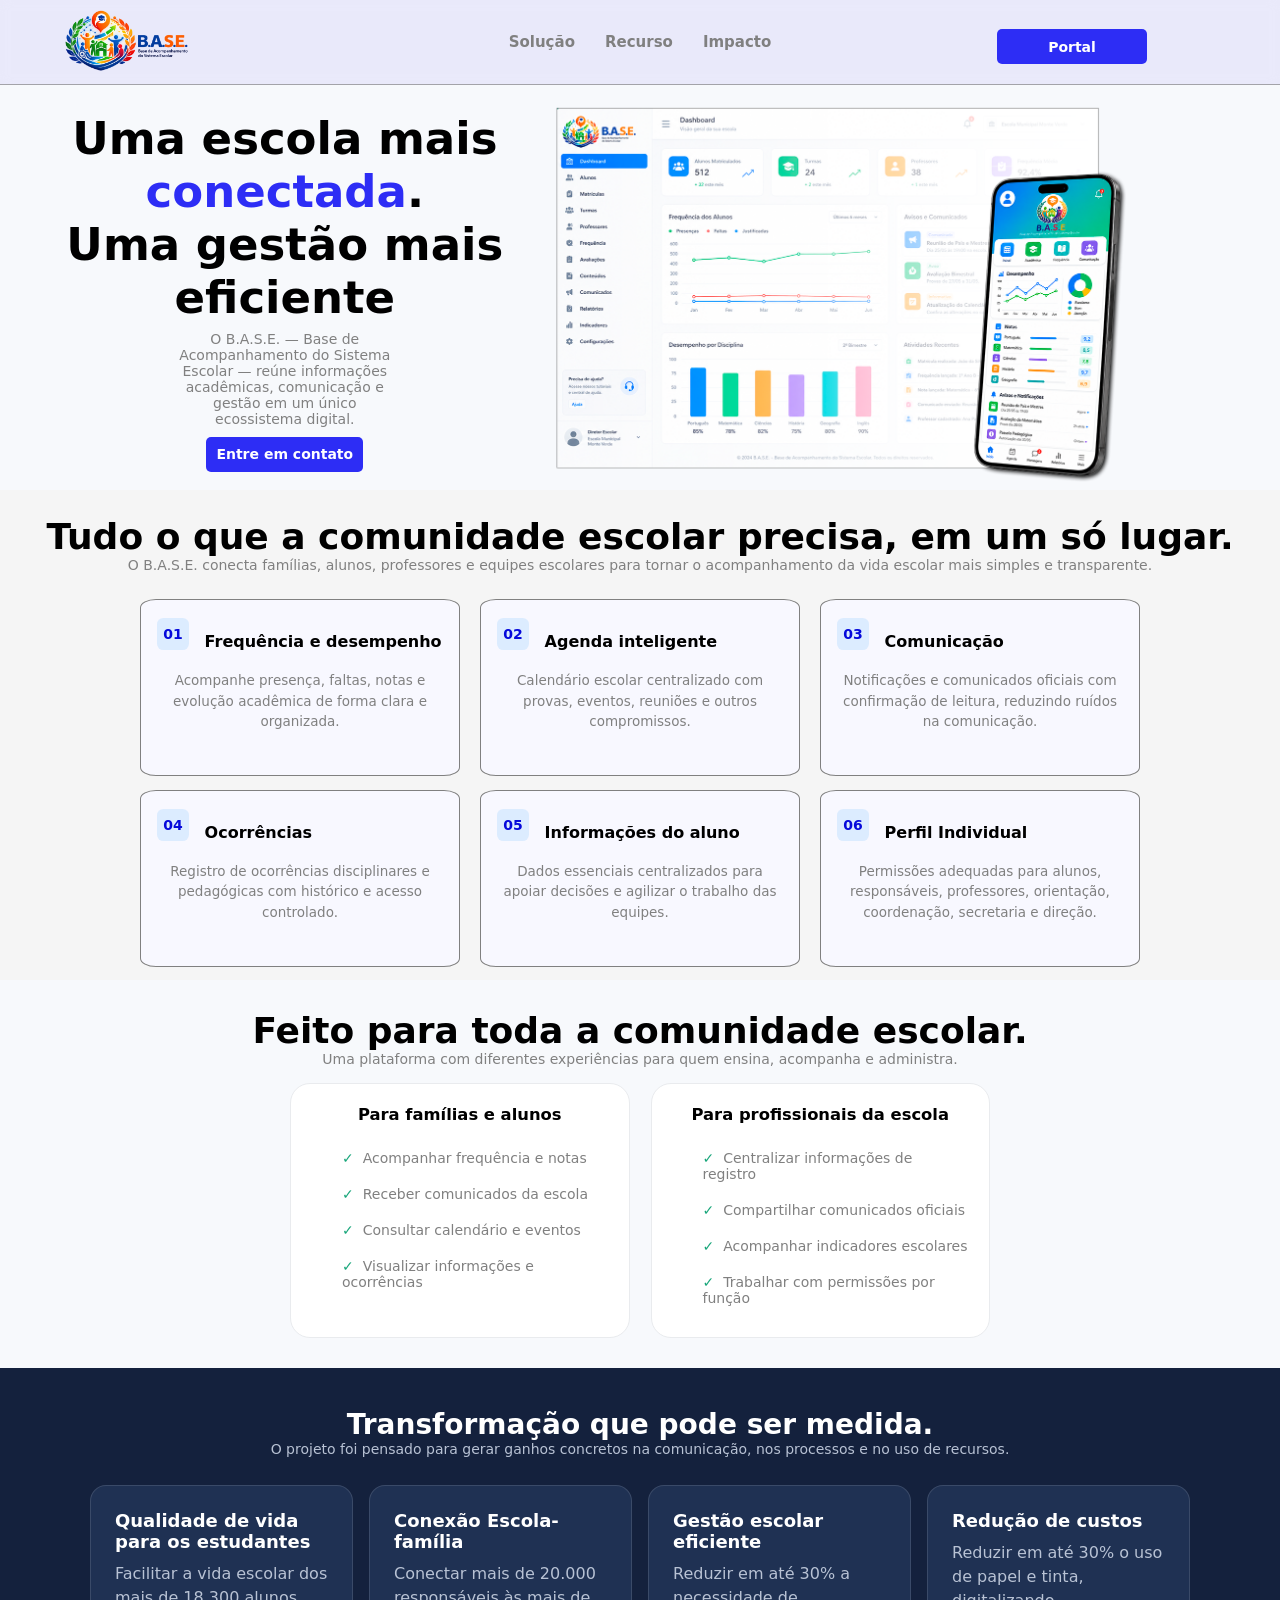
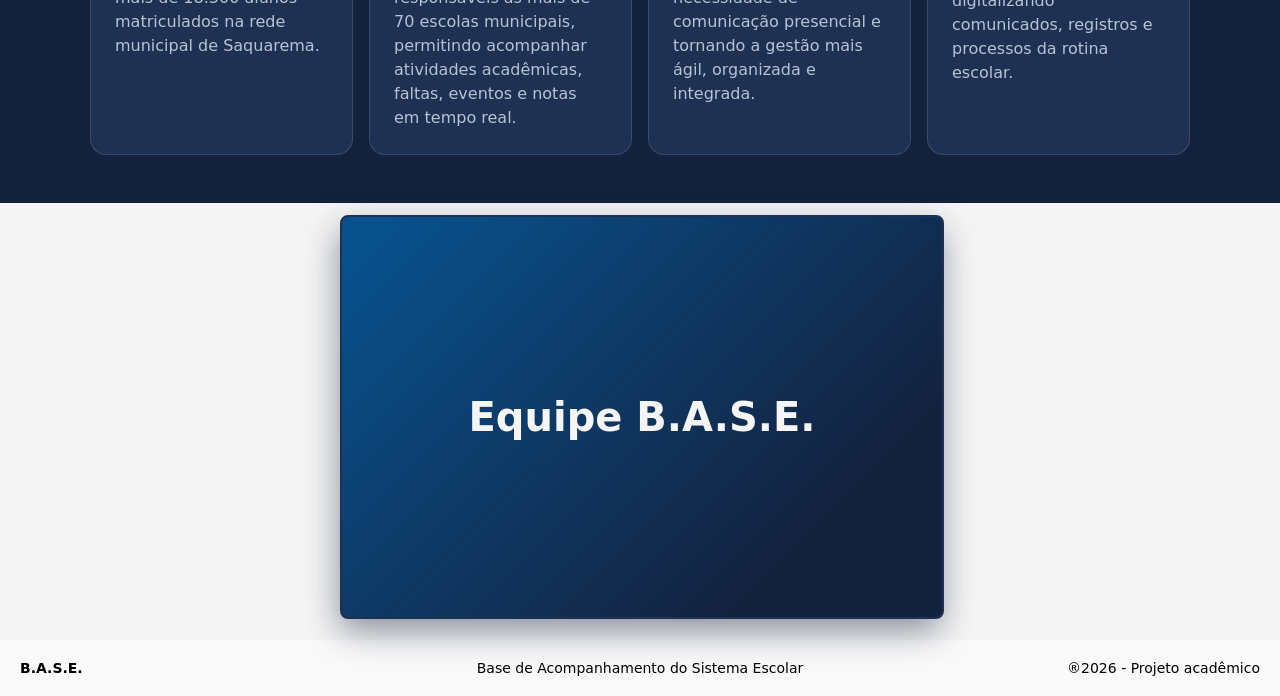
<file: index.html>
<!DOCTYPE html>
<html lang="pt-BR">
<head>
    <meta charset="UTF-8">
    <meta name="viewport" content="width=device-width, initial-scale=1.0">
    <title>Projeto B.A.S.E</title>
    <link rel="stylesheet" href="style.css">
    <link rel="icon" type="image/x-icon" href="Img/Logo.png">
</head>
<body>

    <header>
        <div class="headerDiv">
        <a href="#" class="LinkLimpo"><img src="Img/LogoSemFundo.png" width="125px"></a>
        <nav class="menuNav">
            <a href="#Solucao">Solução</a>
            <a href="#recursos">Recurso</a>
            <a href="#Impacto">Impacto</a>
        </nav>
        <div id="Login">
            <a href="login.html" class="LinkLimpo">Portal</a>
        </div>
        </div>
    </header>
    
<div>
    <div class="AppTexto">
        <div id="DivImg">
            <div>
                <h2 class ="Centralizar" id="Nome_Projeto">
                Uma escola mais <span>conectada</span>.<br> Uma gestão mais eficiente </h2>
            </div>
            <div>
                <p class="Centralizar" id="desc">
                O B.A.S.E. — Base de Acompanhamento do Sistema Escolar — reúne informações acadêmicas, comunicação e gestão em um único ecossistema digital.</p>
                <div id="ConhecerMais">
                    <a href="formulario.html" class="LinkLimpo"><p class="Centralizar"><strong>Entre em contato</strong></p></a>
                </div>
            </div>
        </div>
    <img id="App" src="Img/Portal_Web_BASE.png">
    </div>
</div>

<div id="Solucao" >
    <h2 class="Centralizar">Tudo o que a comunidade escolar precisa, em um só lugar.</h2>
    <p>O B.A.S.E. conecta famílias, alunos, professores e equipes escolares para tornar o acompanhamento da vida escolar mais simples e transparente.</p>
    <div id="solContainer">
        <div class="Solucoes">
            <span class="Contador">01</span>
            <h3>Frequência e desempenho</h3>
            <p>Acompanhe presença, faltas, notas e evolução acadêmica de forma clara e organizada.</p>
        </div>
        <div class="Solucoes">
            <span class="Contador">02</span>
            <h3>Agenda inteligente</h3>
            <p>Calendário escolar centralizado com provas, eventos, reuniões e outros compromissos.</p>
        </div>
        <div class="Solucoes">
            <span class="Contador">03</span>
            <h3>Comunicação</h3>
            <p>Notificações e comunicados oficiais com confirmação de leitura, reduzindo ruídos na comunicação.</p>
        </div>
        <div class="Solucoes">
            <span class="Contador">04</span>
            <h3>Ocorrências</h3>
            <p>Registro de ocorrências disciplinares e pedagógicas com histórico e acesso controlado.</p>
        </div>
        <div class="Solucoes">
            <span class="Contador">05</span>
            <h3>Informações do aluno</h3>
            <p>Dados essenciais centralizados para apoiar decisões e agilizar o trabalho das equipes.</p>
        </div>
        <div class="Solucoes">
            <span class="Contador">06</span>
            <h3>Perfil Individual</h3>
            <p>Permissões adequadas para alunos, responsáveis, professores, orientação, coordenação, secretaria e direção.</p>
        </div>
    </div>
</div>

<div id="recursos">
    <h2>Feito para toda a comunidade escolar.</h2>
    <p>Uma plataforma com diferentes experiências para quem ensina, acompanha e administra.</p>
    <br>
    <div class="recursos">
        <div class="recursos_topico">
            <h3><strong>Para famílias e alunos</strong></h3><br>
            <ul>
                <li>Acompanhar frequência e notas</li>
                <li>Receber comunicados da escola</li>
                <li>Consultar calendário e eventos</li>
                <li>Visualizar informações e ocorrências</li>
            </ul>
        </div>
        
        <div class="recursos_topico">
            <h3><strong>Para profissionais da escola</strong></h3><br>
            <ul>
                <li>Centralizar informações de registro</li>
                <li>Compartilhar comunicados oficiais</li>
                <li>Acompanhar indicadores escolares</li>
                <li>Trabalhar com permissões por função</li>
            </ul>
        </div>
    </div>

</div>

<div id="Impacto">
    <div class="inicioB">
            <h1 class="">Transformação que pode ser medida.</h1>
            <p>O projeto foi pensado para gerar ganhos concretos na comunicação, nos processos e no uso de recursos.</p>
    </div>
    <div class="blocos">
        <div class="bloco">
            <h3>Qualidade de vida para os estudantes</h3>
            <p>Facilitar a vida escolar dos mais de 18.300 alunos matriculados na rede municipal de Saquarema.</p>
        </div>
        <div class="bloco">
            <h3>Conexão Escola-família</h3>
            <p>Conectar mais de 20.000 responsáveis às mais de 70 escolas municipais, permitindo acompanhar atividades acadêmicas, faltas, eventos e notas em tempo real.</p>
        </div>
        <div class="bloco">
            <h3>Gestão escolar eficiente</h3>
            <p>Reduzir em até 30% a necessidade de comunicação presencial e tornando a gestão mais ágil, organizada e integrada.</p>
        </div>
        <div class="bloco">
            <h3>Redução de custos</h3>
            <p>Reduzir em até 30% o uso de papel e tinta, digitalizando comunicados, registros e processos da rotina escolar.</p>
        </div>
    </div>
</div>

<div>
    <div id="EquipeContainer">
        <div class="Equipe">
            <div id="Frente">
                Equipe B.A.S.E.
            </div>
            <div id="Tras">
                <span>Ricardo Benedito</span>
                <span>Bernardo Mota</span>
                <span>Caio De Oliveira</span>
                <span>João Victor</span>
                <span>Alexsander de Marins</span>
                <span>Fernando Videira</span>
                <span>Micael Mendes Gonçalves</span>
                <span>Roger Alves Rangel da Silva</span>
                <span>Altamir Junior Silva Costa</span>
            </div>
        </div>
    </div>
</div>
<footer>

    <div class="span1">B.A.S.E.</div>
    <div class="span2">Base de Acompanhamento do Sistema Escolar</div>
    <div class="span3">®2026 - Projeto acadêmico</div>
</footer>
</body>
</html>
</file>
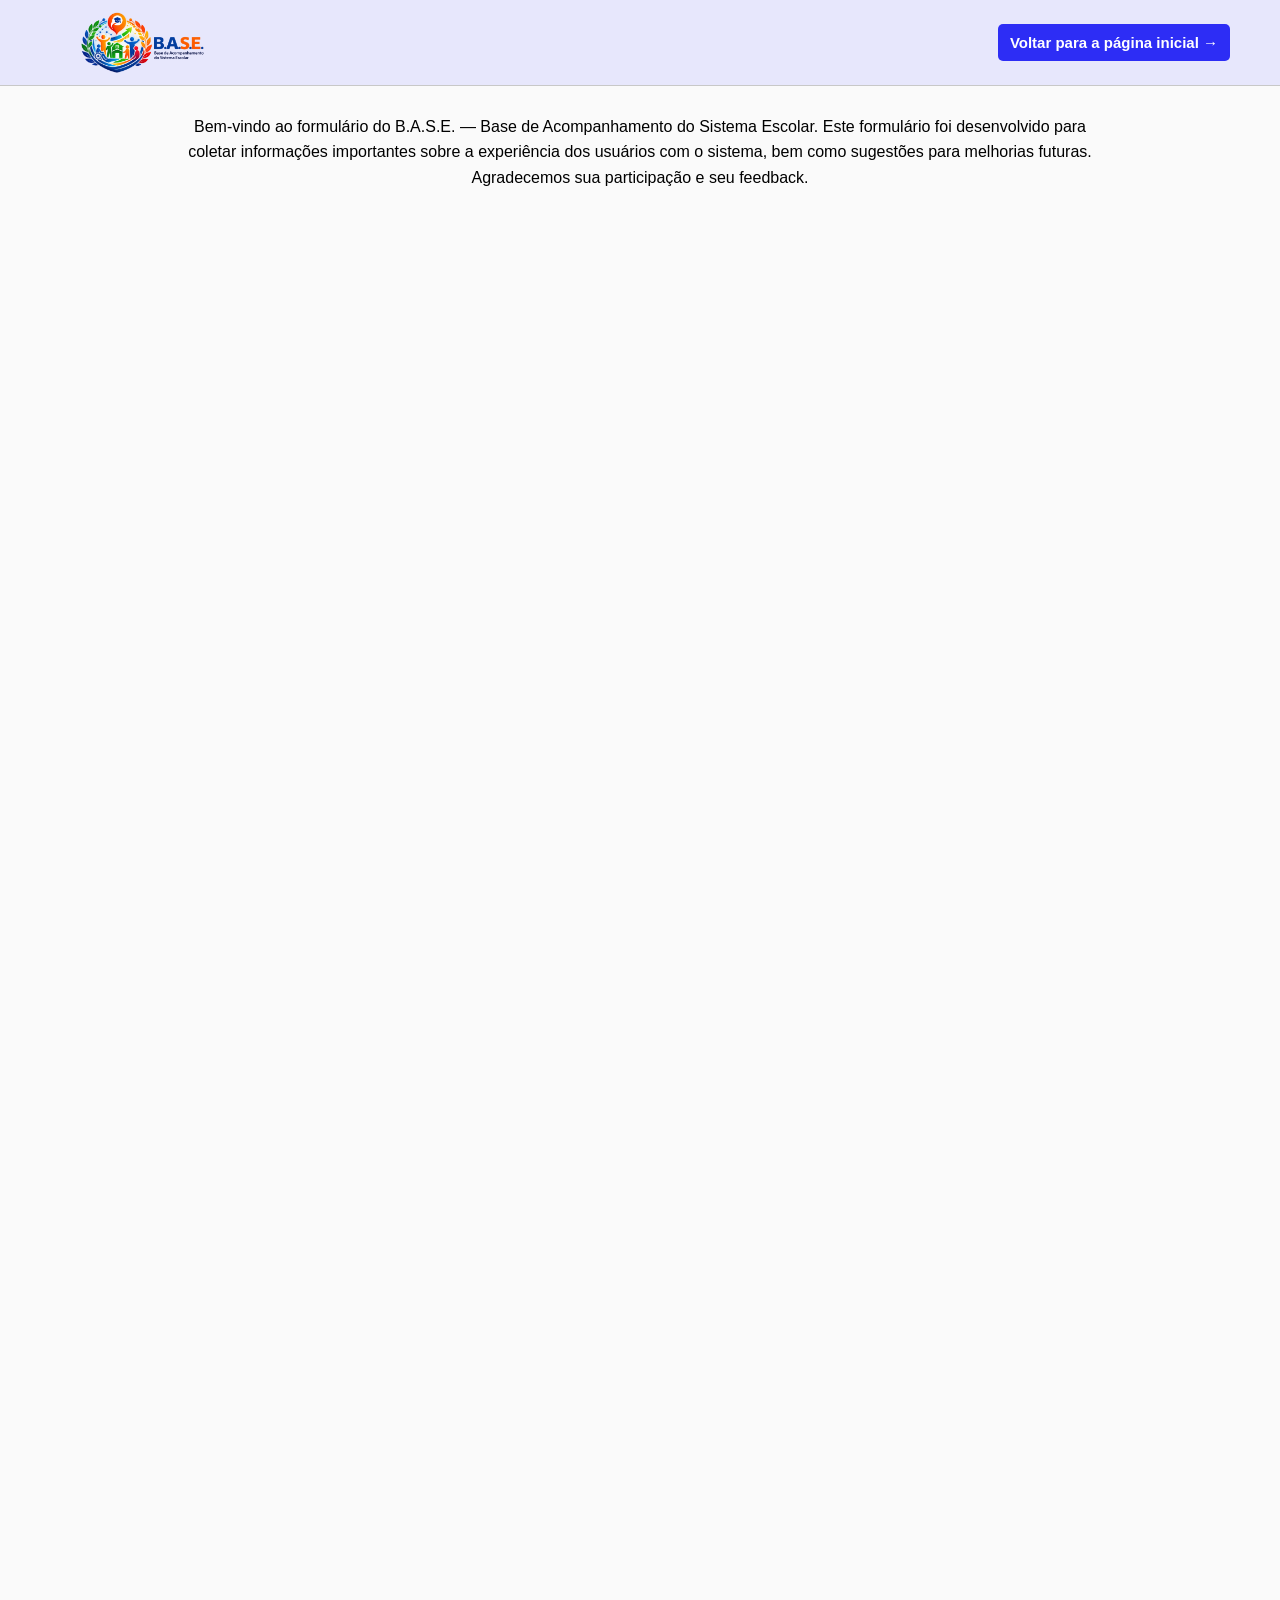
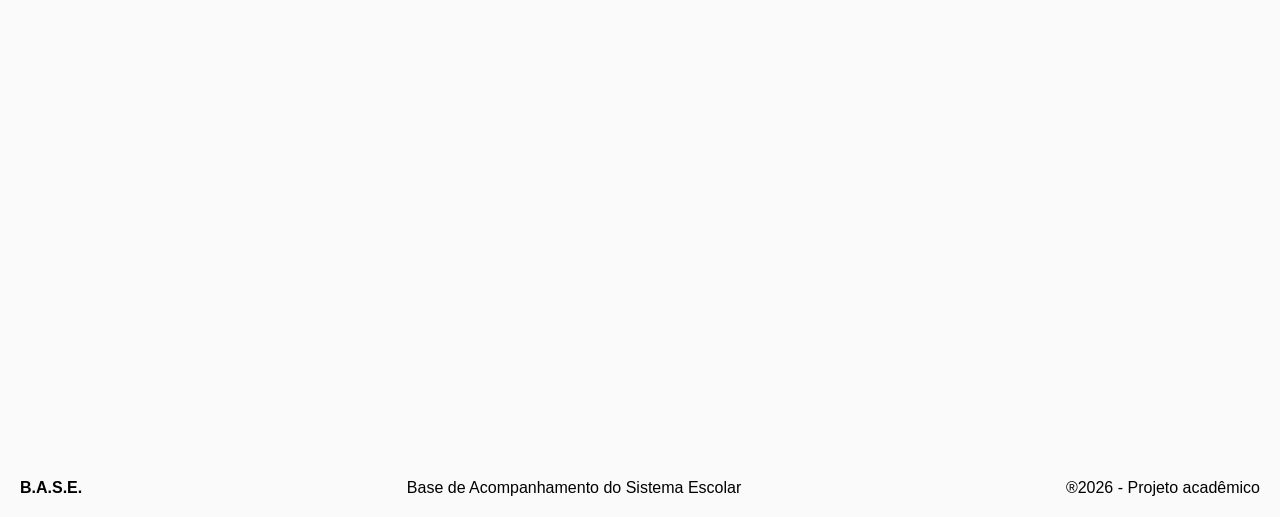
<file: formulario.html>
<!DOCTYPE html>
<html lang="pt-BR">
<head>  <meta charset="UTF-8">
    <meta name="viewport" content="width=device-width, initial-scale=1.0">
    <title>Projeto B.A.S.E</title>
    <link rel="stylesheet" href="formulario.css">
    <link rel="icon" type="image/x-icon" href="Img/Logo.png">
</head>


<body>
    <header>
        <div class="headerDiv">
        <a href="#" class="LinkLimpo"><img src="Img/LogoSemFundo.png" width="125px"></a>
        <nav class="menuNav">
            <a href="index.html">Voltar para a página inicial →</a>
        </nav>
        </div>
    </header>

    <p>
        Bem-vindo ao formulário do B.A.S.E. — Base de Acompanhamento do Sistema Escolar. Este formulário foi desenvolvido para coletar informações importantes sobre a experiência dos usuários com o sistema, bem como sugestões para melhorias futuras. Agradecemos sua participação e seu feedback.
    </p>


<h2 class="centralizar"></h2>
    <div class="formulario-container">
        <iframe src="https://forms.cloud.microsoft/Pages/ResponsePage.aspx?id=pvSHl4hyhkCy61l0UEw96tHDGQwLQL1Jk2g-ITXomHlUNkFJVlgwNloxTE1RMkIwSzdDWlZWWkQzNy4u&embed=true" title="Formulário de feedback do B.A.S.E." allowfullscreen></iframe>
    </div>
<br>

<footer>
    <div class="span1">B.A.S.E.</div>
    <div class="span2">Base de Acompanhamento do Sistema Escolar</div>
    <div class="span3">®2026 - Projeto acadêmico</div>
</footer>
</file>
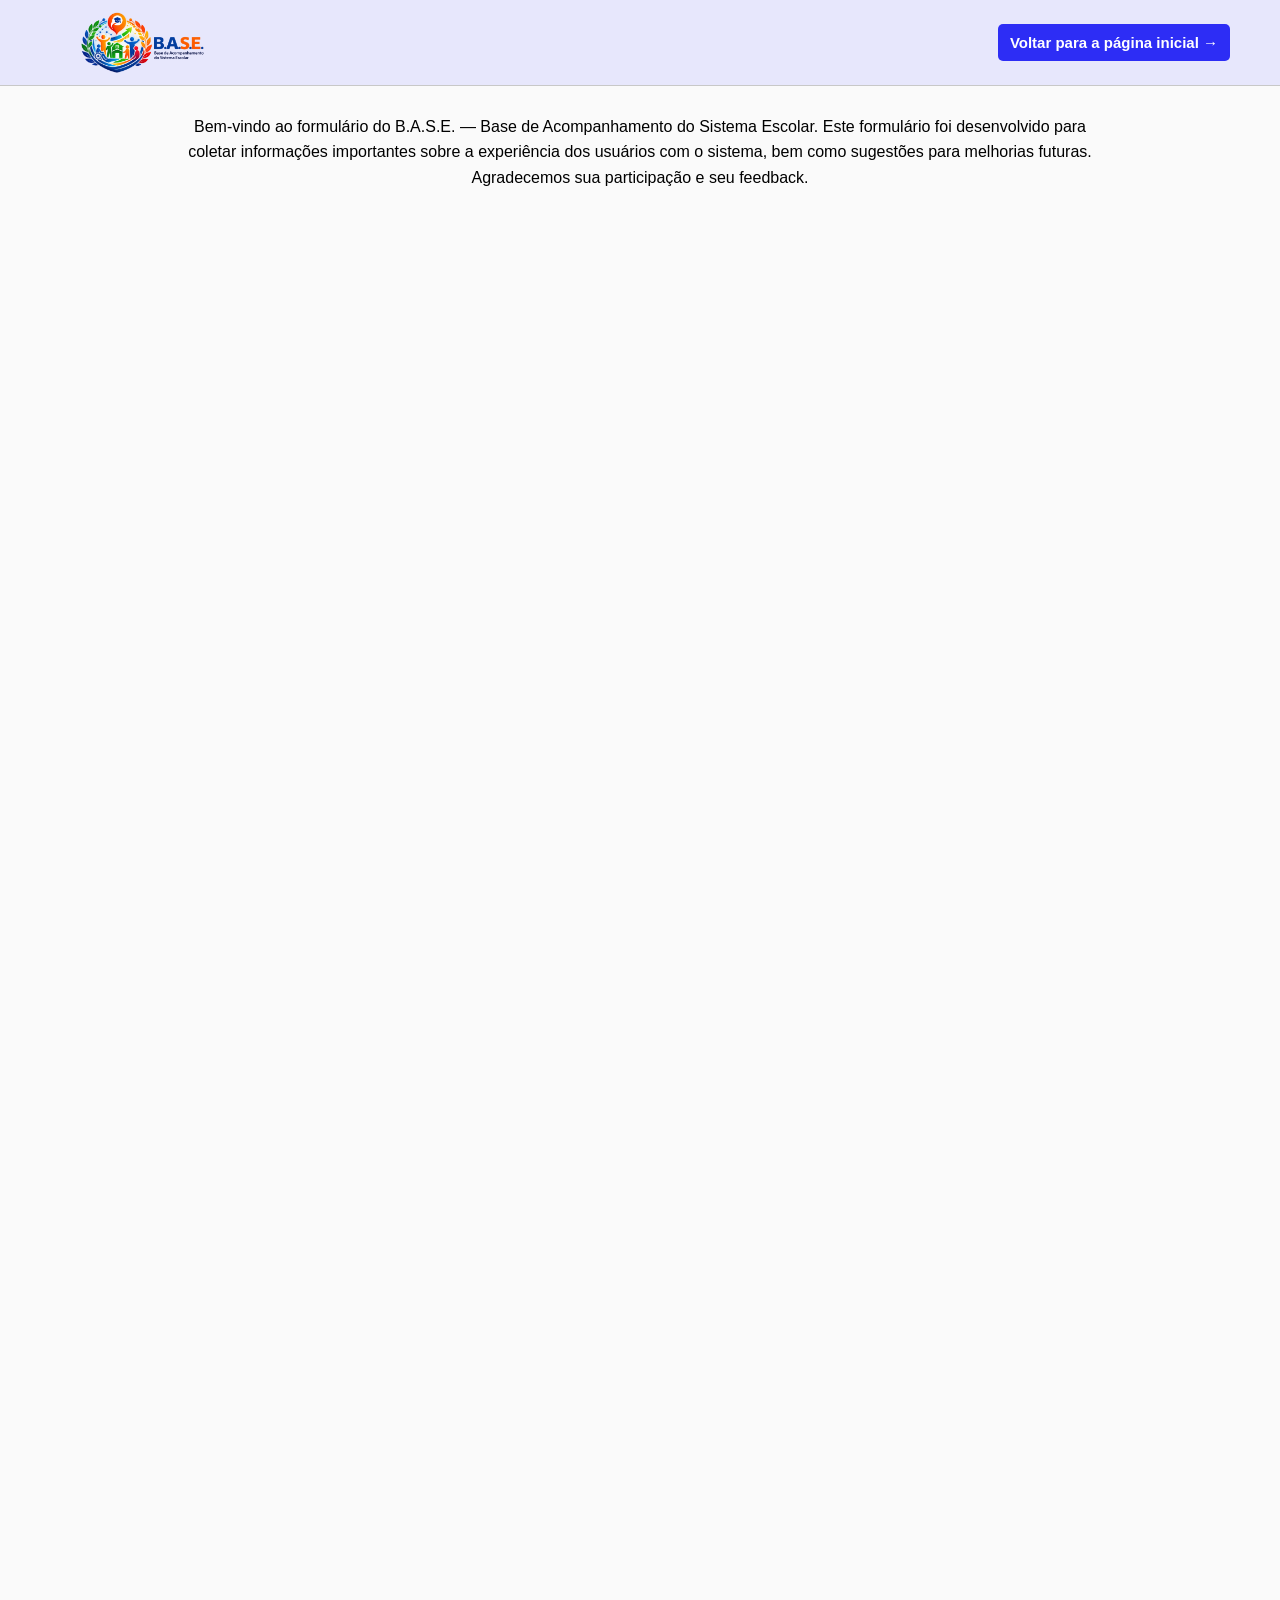
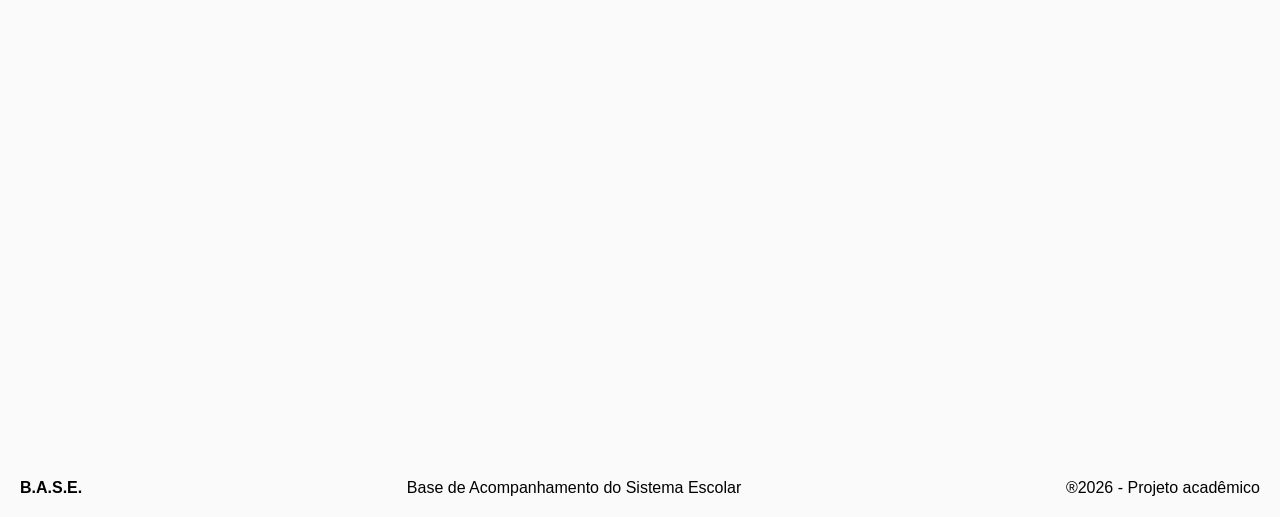
<file: index2.html>
<!DOCTYPE html>
<html lang="pt-BR">
<head>  <meta charset="UTF-8">
    <meta name="viewport" content="width=device-width, initial-scale=1.0">
    <title>Projeto B.A.S.E</title>
    <link rel="stylesheet" href="style2.css">
    <link rel="icon" type="image/x-icon" href="Img/Logo.png">
</head>


<body>
    <header>
        <div class="headerDiv">
        <a href="#" class="LinkLimpo"><img src="Img/LogoSemFundo.png" width="125px"></a>
        <nav class="menuNav">
            <a href="index.html">Voltar para a página inicial →</a>
        </nav>
        </div>
    </header>

    <p>
        Bem-vindo ao formulário do B.A.S.E. — Base de Acompanhamento do Sistema Escolar. Este formulário foi desenvolvido para coletar informações importantes sobre a experiência dos usuários com o sistema, bem como sugestões para melhorias futuras. Agradecemos sua participação e seu feedback.
    </p>


<h2 class="centralizar"></h2>
    <div class="formulario-container">
        <iframe src="https://forms.cloud.microsoft/Pages/ResponsePage.aspx?id=pvSHl4hyhkCy61l0UEw96tHDGQwLQL1Jk2g-ITXomHlUNkFJVlgwNloxTE1RMkIwSzdDWlZWWkQzNy4u&embed=true" title="Formulário de feedback do B.A.S.E." allowfullscreen></iframe>
    </div>
<br>

<footer>
    <div class="span1">B.A.S.E.</div>
    <div class="span2">Base de Acompanhamento do Sistema Escolar</div>
    <div class="span3">®2026 - Projeto acadêmico</div>
</footer>
</file>
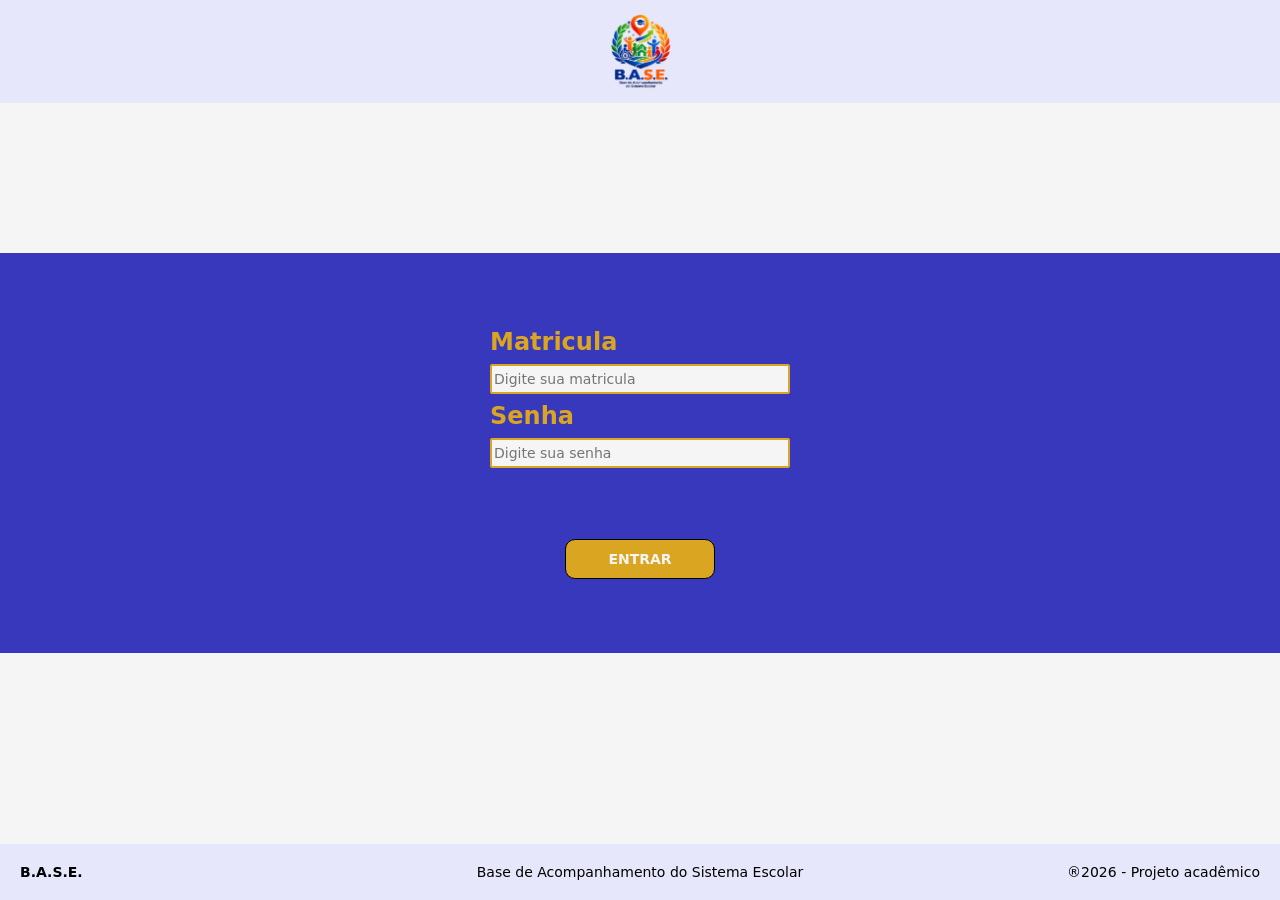
<file: login.html>
<!DOCTYPE html>
<html lang=" pt-BR">
<head>
    <meta charset="UTF-8">
    <meta name="viewport" content="width=device-width, initial-scale=1.0">
    <title>Login</title>
    <link rel="stylesheet" href="login.css">
</head>
<body>
    <header>
        <div id="headerDiv">
            <a href="index.html"><img src="Img/Logo.png" alt="Logo sem fundo do projeto base"></a>
        </div>
    </header>
    <main>
        <section>
            <div id="inputs">
                <form id="form">
                    <label for="Matricula">Matricula</label>
                    <input type="text" id="matricula" name="Matricula" placeholder="Digite sua matricula">

                    <label for="Senha">Senha</label>
                    <input type="password" id="senha" name="Senha" placeholder="Digite sua senha">
                    <p id="msg">&nbsp;</p>
                    <button type="submit">ENTRAR</button>
                </form>
            </div>
        </section>
    </main>
    <footer>

    <div class="span1">B.A.S.E.</div>
    <div class="span2">Base de Acompanhamento do Sistema Escolar</div>
    <div class="span3">®2026 - Projeto acadêmico</div>

    </footer>
    <script>
        const matriculaLogin = "admin123";
        const senhaLogin = "admin123";
        const form = document.querySelector('form');
        
        form.addEventListener("submit",function(event){
            event.preventDefault();
            const inputMatricula = document.querySelector('#matricula').value;
            const inputSenha = document.querySelector('#senha').value;
            const texto = document.querySelector("#msg");

            if (matriculaLogin == inputMatricula && senhaLogin == inputSenha){
                texto.style.color = "green";
                texto.textContent = "Login realizado com sucesso!";
                texto.style.visibility = "visible";

                setTimeout(function(){
                    window.location.href = "portal.html"
                }, 1500);
            }else{
                texto.style.color = "rgb(212, 22, 22)";
                texto.textContent = "Login invalido, tente novamente."
                texto.style.visibility = "visible";
            }
        })


    </script>
</body>
</html>
</file>
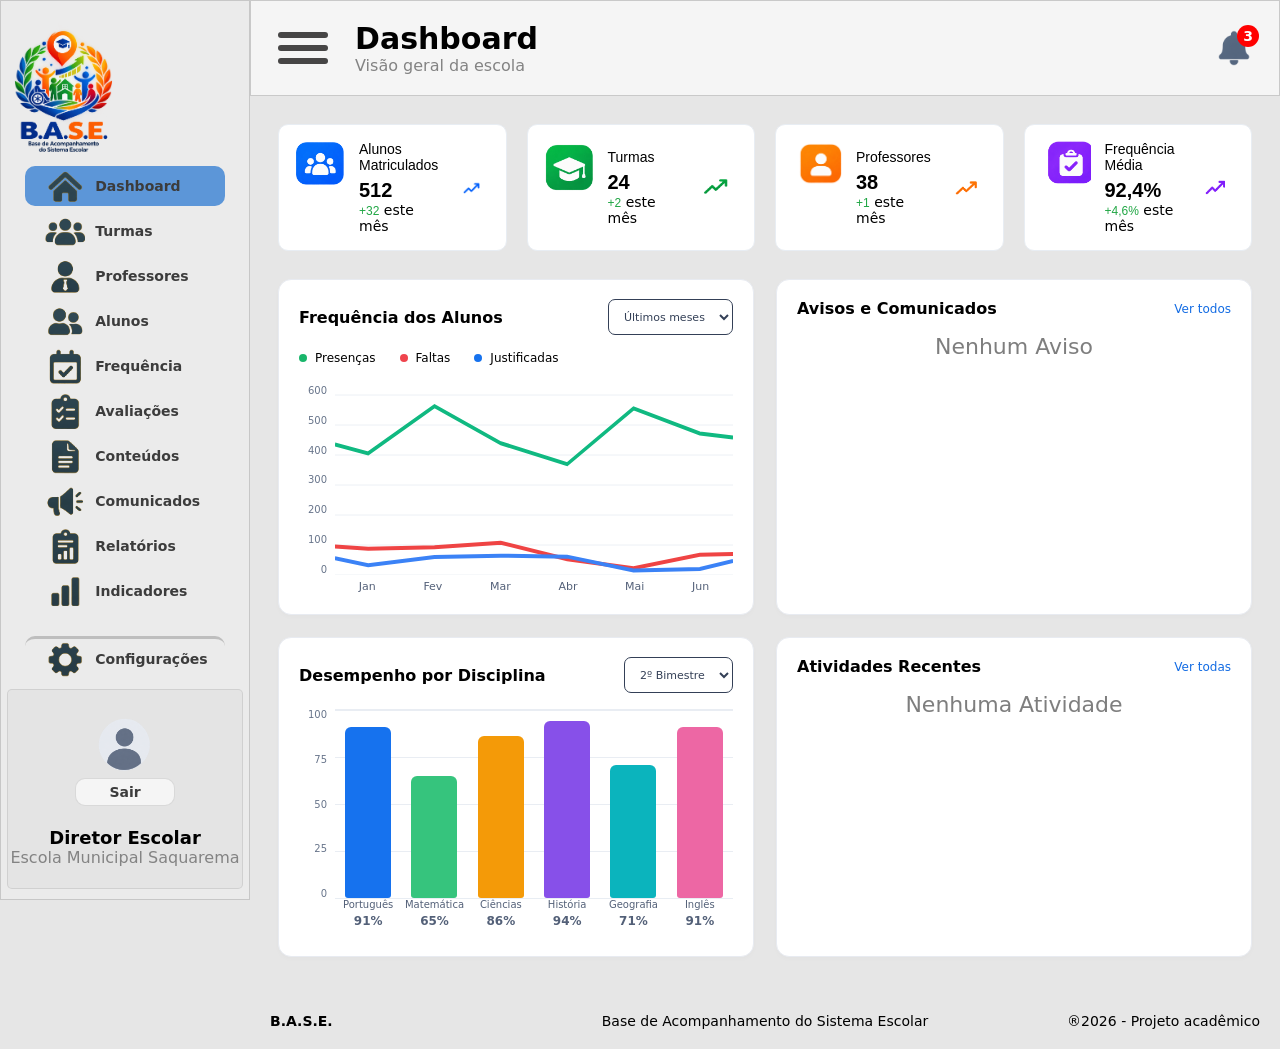
<file: portal.html>
<!DOCTYPE html>
<html lang="pt-BR">
<head>
    <meta charset="UTF-8">
    <meta name="viewport" content="width=device-width, initial-scale=1.0">
    <title>Portal B.A.S.E.</title>
    <link rel="stylesheet" href="portal.css">
</head>
<body>
    <input type="checkbox" id="menu_control">

    <aside>

        <div>
                <img class="menu_logo" src="Img/Logo.png" alt="Logotipo BASE">
                <img class="menu_logo2" src="Img/logo_reduzido.png" alt="Logotipo BASE">
        </div>
        <div>
            <nav>
                
                <a href="#" id="dashboard">
                    <img src="Img/icones/dashboard.png" alt="">
                    <span>Dashboard</span>
                </a>
                <a href="#">
                    <img src="Img/icones/turmas.png" alt="">
                    <span>Turmas</span></a>
                <a href="#">
                    <img src="Img/icones/professores.png" alt="">
                    <span>Professores</span>
                </a>
                <a href="#">
                    <img src="Img/icones/alunos.png" alt="">
                    <span>Alunos</span>
                </a>
                <a href="#">
                    <img src="Img/icones/frequencias.png" alt="">
                    <span>Frequência</span>
                </a>
                <a href="#">
                    <img src="Img/icones/avaliacoes.png" alt="">
                    <span>Avaliações</span>
                </a>
                <a href="#">
                    <img src="Img/icones/conteudos.png" alt="">
                    <span>Conteúdos</span>
                </a>
                <a href="#">
                    <img src="Img/icones/comunicados.png" alt="">
                    <span>Comunicados</span>
                </a>
                <a href="#">
                    <img src="Img/icones/relatorios.png" alt="">
                    <span>Relatórios</span>
                </a>
                <a href="#">
                    <img src="Img/icones/indicadores.png" alt="">
                    <span>Indicadores</span>
                </a>
                <a class="config" href="#">
                    <img src="Img/icones/configuracoes.png" alt="">
                    <span>Configurações</span>
                </a>
            </nav>
        </div>

        <div class="usuario">
            <div>
                <img src="Img/icones/icone_avatar.png" alt="Avatar do login">
                <a href="login.html"> Sair </a>
            </div>

            <div>
                <p class="usuario_titulo">Diretor Escolar</p>
                <p class="usuario_escola">Escola Municipal Saquarema</p>
            </div>
        </div>

    </aside>

    <header>
        <div id="header_esq">
            <label  for="menu_control">
                <div id="traco"></div>
                <div id="traco"></div>
                <div id="traco"></div>
            </label>
            <div id="header_titulos">
                <p id="header_titulo">Dashboard</p>
                <p id="header_subtitulo">Visão geral da escola</p>
            </div>
        </div>

        <div id="header_dir">
            <img src="Img/icones/icone_notificacao.png" alt="">
            <div class="noti_num">3</div>

        </div>
    </header>
    
    <main>
        <section class="principal">
            <section id="topo">

                <div class="blocos">
                    <div class="icones">
                        <img src="Img/icone_alunos.png" alt="">
                    </div>

                    <div class="dados">
                        <p class="titulo">Alunos Matriculados</p>
                        <p class="numero">512</p>
                        <p><span class="span_verde">+32</span> este mês</p>
                    </div>

                    <div class="seta">
                        <img src="Img/seta_alunos.png" alt="">
                    </div>
                </div>
            
                <div class="blocos">
                    <div class="icones">
                        <img src="Img/icone_turmas.png" alt="">
                    </div>

                    <div class="dados">
                        <p class="titulo">Turmas</p>
                        <p class="numero">24</p>
                        <p><span class="span_verde">+2</span> este mês</p>
                    </div>

                    <div class="seta">
                        <img src="Img/seta_turmas.png" alt="">
                    </div>
                </div>

                <div class="blocos">
                    <div class="icones">
                        <img src="Img/icone_professores.png" alt="">
                    </div>
                    <div class="dados">
                        <p class="titulo">Professores</p>
                        <p class="numero">38</p>
                        <p><span class="span_verde">+1</span> este mês</p>
                    </div>

                    <div class="seta">
                        <img src="Img/seta_professores.png" alt="">
                    </div>
                </div>

                <div class="blocos">
                    <div class="icones">
                        <img src="Img/icone_frequencia.png" alt="">
                    </div>
                    <div class="dados">
                        <p class="titulo">Frequência Média</p>
                        <p class="numero">92,4%</p>
                        <p><span class="span_verde">+4,6%</span> este mês</p>
                    </div>
                    
                    <div class="seta">
                        <img src="Img/seta_frequencia.png" alt="">
                    </div>
                </div>

            </section>
            <section class="container">
                <section class="painel">
                    <div class="painel-head"><h2>Frequência dos Alunos</h2><select aria-label="Periodo"><option>Últimos meses</option></select></div>
                    <div class="painel-legenda"><span><i class="icone presença"></i>Presenças</span><span><i class="icone falta"></i>Faltas</span><span><i class="icone justificado"></i>Justificadas</span></div>
                    <div class="painel-dados">
                        <div class="N-Vertical"><span>600</span><span>500</span><span>400</span><span>300</span><span>200</span><span>100</span><span>0</span></div>
                            <svg viewBox="0 0 600 190" preserveAspectRatio="none" role="img" aria-label="Gráfico de frequência">
                                <g class="grid-lines"><path d="M0 10H600 M0 40H600 M0 70H600 M0 100H600 M0 130H600 M0 160H600 M0 190H600"/></g>
                                <polyline id="linha-presencas" fill="none" stroke="#10b981" stroke-width="4" points="" />
                                <polyline id="linha-faltas" fill="none" stroke="#ef4444" stroke-width="4" points="" />
                                <polyline id="linha-justificadas" fill="none" stroke="#3b82f6" stroke-width="4" points="" />

                            </svg>
                        <div class="L-Horizontal"><span>Jan</span><span>Fev</span><span>Mar</span><span>Abr</span><span>Mai</span><span>Jun</span></div>
                    </div>
                </section>

                <section class="painel">
                    <div class="painel-head"><h2>Avisos e Comunicados</h2><a href="#">Ver todos</a></div>
                    <article>Nenhum Aviso</article>
                </section>

                <section class="painel">
                    <div class="painel-head"><h2>Desempenho por Disciplina</h2><select aria-label="Bimestre"><option>2º Bimestre</option><option>1º Bimestre</option></select></div>
                    <div class="painel-dados dados-barras">
                        <div class="N-Vertical"><span>100</span><span>75</span><span>50</span><span>25</span><span>0</span></div>

                        <div class="bars">
                            <div class="bar-item"><div class="bar blue" style="height:85%"></div></div>
                            <div class="bar-item"><div class="bar green" style="height:78%"></div></div>
                            <div class="bar-item"><div class="bar orange" style="height:82%"></div></div>
                            <div class="bar-item"><div class="bar purple" style="height:75%"></div></div>
                            <div class="bar-item"><div class="bar teal" style="height:80%"></div></div>
                            <div class="bar-item"><div class="bar pink" style="height:90%"></div></div>
                        </div>

                        <div class="L-Horizontal bars-labels">
                            <div><span >Português</span><b id="textoblue">0%</b></div>
                            <div><span >Matemática</span><b id="textogreen">0%</b></div>
                            <div><span >Ciências</span><b id="textoorange">0%</b></div>
                            <div><span >História</span><b id="textopurple">0%</b></div>
                            <div><span >Geografia</span><b id="textoteal">0%</b></div>
                            <div><span >Inglês</span><b id="textopink">0%</b></div>
                        </div>
                    </div>
                </section>

                <section class="painel">
                    <div class="painel-head"><h2>Atividades Recentes</h2><a href="#">Ver todas</a></div>
                    <article>Nenhuma Atividade</article>
                </section>
            </section>
        </section>

    </main>

    <footer>
        <div class="span1">B.A.S.E.</div>
        <div class="span2">Base de Acompanhamento do Sistema Escolar</div>
        <div class="span3">®2026 - Projeto acadêmico</div>
    </footer>
    <script>
        const intervalo = (ms) => new Promise((resolve) => setTimeout(resolve,ms));
        const barras = ["blue","green","orange","purple","teal","pink"]
        const posicoesX = [0,50,150,250,350,450,550,600];

        function GerarCordenados(min,max){
            let listaPontos = [];
            for(let i=0;i<posicoesX.length;i++){
                let valor = Math.floor(Math.random()*(max-min+1)) +min;
                let y = 190 - (valor/600)*190;
                listaPontos.push(`${posicoesX[i]},${y}`);

            }
            return listaPontos.join(" ");
        }

        async function atualizarFrequencia() {
            while(true){
                document.querySelector("#linha-presencas").setAttribute("points",GerarCordenados(350,550));
                document.querySelector("#linha-faltas").setAttribute("points",GerarCordenados(10,120));
                document.querySelector("#linha-justificadas").setAttribute("points",GerarCordenados(5,80));
            
                await intervalo(30000);
            }
        }

        async function GerarGrafico() {
            while (true){
                let min = 50;
                let max = 100;
                for (const cor of barras) {
                    let valor = Math.floor(Math.random()*(max-min+1)) + min;
                    let barra = document.querySelector("."+cor)
                    barra.style.height = valor+"%"
                    let texto = document.querySelector("#texto"+cor)
                    texto.textContent = valor+"%"
                }
                await intervalo(30000)
            }
        }


        atualizarFrequencia()
        GerarGrafico()
    </script>
</body>
</html>
</file>
<file: style.css>
*{
    margin: 0;
}


body{
    background-color: whitesmoke;
    font-family: Inter, ui-sans-serif, system-ui, -apple-system, BlinkMacSystemFont, "Segoe UI", sans-serif;
    font-size: 14px;
}
html{
    scroll-behavior: smooth;
}
header{
    background-color: rgba(231, 231, 252, .820);
    position: sticky;
    top: 0%;
    z-index: 1000;
    border-bottom: 1px solid rgba(128, 128, 128, 0.671);
    backdrop-filter: blur(6px);
}
.headerDiv{
    display: grid;
    grid-template-columns: 1fr 2fr auto 1fr;
    align-items: center;
    max-width: 90%;
    margin: 0 auto;
    padding: 10px 20px;
}
.menuNav a{
    text-decoration: none;
    color: gray;
    font-weight: bold;
    font-size: 15px;
    transition: color 0.2s ease;
    padding: 5px;
}
.menuNav{
    display: flex;
    gap: 20px;
    justify-content: center;
}
.menuNav a:hover{
    color: rgb(20, 20, 150);
}
.LinkLimpo{
    text-decoration: none;
}
.LinkLimpo:hover{
    text-decoration: none;
}
.Centralizar{
    text-align: center;
}
#Nome_Projeto{
    margin-top: 2%;
    font-size: 45px;
}
#Nome_Projeto span{
    color: rgb(45, 45, 245);
}
#desc{
    color: gray;
    margin-left: auto;
    max-width: 50%;
    margin-right: auto;
    margin-top: 1.5%;
}
em{
    font-weight: bold;
}

#Solucao {
    
}
#solContainer{
    margin: auto;
    display: grid;
    grid-template-columns: repeat(3,1fr);
    justify-items: center;
    max-width: 1000px;
    gap: 2%;
    padding: 20px;
}
.Solucoes{
    background-color: ghostwhite;
    position: relative;
    margin-top: 2%;
    border: 1px solid gray;
    width: auto;
    height: 175px;
    border-radius: 5%;

    transition: .2s ease;
}
.Solucoes:hover{
    transform: translateY(-4px) scale(1.02);
    box-shadow: 0 15px 35px rgba(20, 33, 61, .20);
}
.Contador{
    display: flex;
    justify-content: center;
    align-items: center;
    position: absolute;
    top: 10%;
    left: 5%;
    width: 32px;
    height: 32px;
    border-radius: 20%;
    background-color: rgba(216, 234, 255, 0.89);
    color: rgb(6, 9, 219);
    font-weight: bold;
}
#Solucao h2{
    font-size: 36px;
}
#Solucao p{
    text-align: center;
    color: gray;
}
.Solucoes h3{
    font-size: 16px;
    margin-top: 10%;
    margin-left: 20%;
    font-weight: 700;
}
.Solucoes p{
    margin: 6%;
    font-size: 13.5px;
    line-height: 1.5;
}
.Qm{
    margin-left: 1%;
    margin-bottom: 1%;
    margin-right: 2%;
}
h2.Qm + p.Qm{
    margin-bottom: 2%;
}
#App{
    width: 55%;
    margin-top: 1%;
    max-width: 1600px;
}
.AppTexto{
    display: flex;
    align-items: center;
    justify-content: center;
    background-color: #f7f9fc;
    gap: .5%;
    max-width: 100%;
    margin-bottom: 2%;
    
}

#Solucao,#recursos,#Impacto{
    scroll-margin-top: 80px;
}

#DivImg{
    max-width: 35%;
}
#ConhecerMais{
    display: flex;
    justify-content: center;
    align-items: center;
    background-color: rgb(45, 45, 245);
    width: 35%;
    height: 35px;
    border-radius: 5px;
    margin: 10px auto 0 auto;
    text-align: center;
    transition: .55s ease;
}
#ConhecerMais a{
    color: transparent;
    background-image: linear-gradient(to right,rgba(216, 234, 255, 0.89) 50%,#ffffff 50%);
    background-size: 200% 100%;
    background-position: 100% 0;
    background-clip: text;
    -webkit-background-clip: text;
    transition: background-position .55s ease-in-out;
}
#ConhecerMais:hover{
    transform: scale(1.15);
    box-shadow: 8px 10px 10px rgba(0, 0, 0, 0.445);
    a{background-position: 0 0;}
}
#Impacto {
    
    text-align: center;
    background-color: #14213D;
    padding: 40px 28px 48px;
}

.inicioB {
    color: white;
}

.blocos {
    color: white;
    display: grid;
    grid-template-columns: repeat(4, minmax(0, 1fr));
    gap: 16px;
    max-width: 1100px;
    margin: 28px auto 0;
    padding: 0;
    width: 100%;
}

.bloco {
    background-color: #1f3153;
    border: 1px solid rgba(255, 255, 255, .12);
    border-radius: 16px;
    padding: 24px;
    min-height: 140px;
    text-align: left;
}

.bloco h3 {
    font-size: 18px;
    margin: 0 0 10px;
}

#Impacto .bloco p {
    font-size: 16px;
    line-height: 1.5;
    color: #b8c2d4;
}
.inicioB p{
    color: #b8c2d4;
}
/* ------------------Recursos------------------ */
#recursos {
    text-align: center;
    margin: auto;
    background-color: rgba(247, 249, 252);
    padding: 30px;
}

.recursos {
    display: flex;
    gap: 3%;
    margin: auto;
    width: 700px;
    
}

.recursos_topico{
    border: 1px solid rgb(233, 235, 238);
    border-radius: 20px;
    flex: 1;
    text-align: center;
    padding: 3%;
    background-color: white;
    
    
}

#recursos ul{
    list-style: none;

}

#recursos li{
    color: gray;
    padding-bottom: 10px;
    padding-top: 10px;
    margin-left: -10px;
    text-align: left;
}

#recursos li::before{
    content: "✓";
    color: #18a67a;
    font-weight: 900;
    margin-right: 9px;
}

#recursos h2{
    font-size: 36px;

}


#recursos p {
    color: gray;
}

/* ----------------------------- Footer ----------------------------- */
footer {
    display: grid;
    grid-template-columns: 1fr auto 1fr;
    align-items: center;
    padding: 20px;
    background-color: rgb(250, 250, 250);
    margin-top: 2%;
}
.span1 { text-align: left; font-weight: bold; }
.span2 { text-align: center; }
.span3 { text-align: right; }

/* ----------------------------- Equipe ----------------------------- */

#EquipeContainer{
    margin: auto;
    background-color: whitesmoke;
    width: 600px;
    height: 400px;
    perspective: 2500px;
    cursor: pointer;
}
.Equipe{
    position: relative;
    margin: 2% auto;
    width: 100%;
    height: 100%;
    border-radius: 1%;
    transition: transform 1s;
    transform-style: preserve-3d;
    box-shadow: 0 15px 35px rgba(20, 33, 61, .50);
}

#Frente,#Tras {
  position: absolute;
  width: 100%;
  height: 100%;
  backface-visibility: hidden;
  border-radius: 0.5rem;
}

#Frente{
    display: flex;
    align-items: center;
    justify-content: center;
    font-size: 40px;
    color: whitesmoke;
    font-weight: bold;
    border: 2px solid #1f3153;
    background: linear-gradient(135deg, rgb(8, 81, 141) 5%, #14213d 80%);
}

#Tras{
    display: flex;
    align-items: center;
    justify-content: center;
    flex-direction: column;
    gap: 8px;
    color: whitesmoke;
    font-size: 22px;
    font-weight: bold;
    border: 2px solid #14213D;
    background: linear-gradient(135deg, #14213d 5%, rgb(8, 81, 141) 80%);
    transform: rotateY(180deg);
}
#Tras span{
    margin-left: 2%;
}

#EquipeContainer:hover .Equipe {
  transform: rotateY(180deg);
}
#Login{

    display: flex;
    justify-content: center;
    align-items: center;
    background-color: rgb(45, 45, 245);
    width: 10%;
    min-width: 150px;
    height: 35px;
    border-radius: 5px;
    margin: 10px auto 0 auto;
    text-align: center;
    transition: .55s ease;
    grid-column: 4;
}
#Login a{
    color: transparent;
    background-image: linear-gradient(to right,rgba(216, 234, 255, 0.89) 50%,#ffffff 50%);
    background-size: 200% 100%;
    background-position: 100% 0;
    background-clip: text;
    -webkit-background-clip: text;
    transition: background-position .55s ease-in-out;
    font-weight: bold;
}
#Login:hover{
    transform: scale(1.15);
    box-shadow: 2px 4px 2px rgba(0, 0, 0, 0.445);
    a{background-position: 0 0;}
}
</file>
<file: formulario.css>
*{
    margin: 0;
    padding: 0;
    box-sizing: border-box;
}

body {
    font-family: Arial, sans-serif;
    background-color: rgb(250, 250, 250);
}

p {
    background-color: rgb(250, 250, 250);
    text-align: center;
    max-width: 980px;
    margin: 0 auto;
    padding: 28px 20px 10px;
    line-height: 1.6;
}

header {
    background-color: rgba(231, 231, 252, .970);
    position: sticky;
    top: 0;
    
    z-index: 1000;
    border-bottom: 1px solid rgb(200, 200, 200);
}

.headerDiv{
    display: flex;
    justify-content: space-between;
    align-items: center;
    margin: 0 auto;
    padding: 12px 0;
    gap: 20px;
}

.headerDiv img {
    display: block;
    max-width: 125px;
    height: auto;
    margin-left: 80px;
}

.LinkLimpo {
    text-decoration: none;
}

.menuNav {
    display: flex;
    align-items: center;
    justify-content: center;
    flex-wrap: wrap;
    gap: 12px;
    margin-left: auto;
    background-color: rgb(45, 45, 245);
    border-radius: 5px;
    margin-right: 50px;
    transition: .55s ease;
}

.menuNav a {
    text-decoration: none;
    color: gray;
    font-weight: bold;
    font-size: 15px;
    transition: color 0.2s ease;
    padding: 10px 12px;
    border-radius: 8px;
    
}

.menuNav a {
    color: transparent;
    background-image: linear-gradient(to right,rgba(216, 234, 255, 0.89) 50%,#ffffff 50%);
    background-size: 200% 100%;
    background-position: 100% 0;
    background-clip: text;
    -webkit-background-clip: text;
    transition: background-position .45s ease-in-out;
}
    
.menuNav:hover{
    transform: translateY(5px) scale(1.15);
    box-shadow: 6px -15px 8px rgba(0, 0, 0, 0.25);
    a{background-position: 0 0;}
}

footer {
    display: flex;
    justify-content: space-between;
    align-items: center;
    gap: 12px;
    padding: 20px;
    background-color: rgb(250, 250, 250);
    margin-top: auto;
    flex-wrap: wrap;
}

footer div{
    text-align: center;
}

.span1{
    font-weight: bold;
}

iframe {
    display: block;
    margin: 20px auto;
}

.formulario-container {
    width: 100%;
}

.formulario-container iframe {
    display: block;
    width: 100%;
    height: 1800px;
    border: 0;
}
</file>
<file: style2.css>
*{
    margin: 0;
    padding: 0;
    box-sizing: border-box;
}

body {
    font-family: Arial, sans-serif;
    background-color: rgb(250, 250, 250);
}

p {
    background-color: rgb(250, 250, 250);
    text-align: center;
    max-width: 980px;
    margin: 0 auto;
    padding: 28px 20px 10px;
    line-height: 1.6;
}

header {
    background-color: rgba(231, 231, 252, .970);
    position: sticky;
    top: 0;
    
    z-index: 1000;
    border-bottom: 1px solid rgb(200, 200, 200);
}

.headerDiv{
    display: flex;
    justify-content: space-between;
    align-items: center;
    margin: 0 auto;
    padding: 12px 0;
    gap: 20px;
}

.headerDiv img {
    display: block;
    max-width: 125px;
    height: auto;
    margin-left: 80px;
}

.LinkLimpo {
    text-decoration: none;
}

.menuNav {
    display: flex;
    align-items: center;
    justify-content: center;
    flex-wrap: wrap;
    gap: 12px;
    margin-left: auto;
    background-color: rgb(45, 45, 245);
    border-radius: 5px;
    margin-right: 50px;
    transition: .55s ease;
}

.menuNav a {
    text-decoration: none;
    color: gray;
    font-weight: bold;
    font-size: 15px;
    transition: color 0.2s ease;
    padding: 10px 12px;
    border-radius: 8px;
    
}

.menuNav a {
    color: transparent;
    background-image: linear-gradient(to right,rgba(216, 234, 255, 0.89) 50%,#ffffff 50%);
    background-size: 200% 100%;
    background-position: 100% 0;
    background-clip: text;
    -webkit-background-clip: text;
    transition: background-position .45s ease-in-out;
}
    
.menuNav:hover{
    transform: translateY(5px) scale(1.15);
    box-shadow: 6px -15px 8px rgba(0, 0, 0, 0.25);
    a{background-position: 0 0;}
}

footer {
    display: flex;
    justify-content: space-between;
    align-items: center;
    gap: 12px;
    padding: 20px;
    background-color: rgb(250, 250, 250);
    margin-top: auto;
    flex-wrap: wrap;
}

footer div{
    text-align: center;
}

.span1{
    font-weight: bold;
}

iframe {
    display: block;
    margin: 20px auto;
}

.formulario-container {
    width: 100%;
}

.formulario-container iframe {
    display: block;
    width: 100%;
    height: 1800px;
    border: 0;
}
</file>
<file: login.css>
*{
    font-family: Inter, ui-sans-serif, system-ui, -apple-system, BlinkMacSystemFont, "Segoe UI", sans-serif;
    font-size: 14px;
    box-sizing: border-box  ;
}
body{
    background-color: whitesmoke;
}
html,body{
    margin: 0;
    padding: 0;
    height: 100%;
}
body{
    display: flex;
    flex-direction: column;
}
main{
    flex: 1;
}
header{
    background-color: rgb(231, 231, 252);
    z-index: 1000;
}
footer{
    background-color: rgb(231, 231, 252);
    display: grid;
    grid-template-columns: 1fr auto 1fr;
    align-items: center;
    padding: 20px;
    justify-content: space-evenly;
}
#headerDiv{
    display: grid;
    justify-content: center;
    
}
#headerDiv img{
    width: 75px;
    margin: 10px 20px 10px;
}
.span1{
    text-align: left;
    font-weight: bold;
}
.span2{
    text-align: center;
}
.span3{
    text-align: right;
}
#inputs{
    display: flex;
    justify-content: center; 
    margin-top: 150px;
    background-color: rgb(56, 56, 189);
    height: 400px;
    align-items: center;
}
#form{
    display: flex;
    flex-direction: column;
    gap: 8px;
    width: 300px;
} 
#form input{
    outline: none;
    border: goldenrod solid 2px;
    transition-property: all;
    transition-duration: 0.2s;
    transition-timing-function: ease;
    border-radius: 2px;
    height: 30px;
    background-color: whitesmoke;
}
#form input:focus{  
    outline: none;
    border-width: 2px;
    border-color: goldenrod;
    box-shadow: 0 0 0 2px goldenrod;
}

#inputs button{
    border: none;
    border: 1px solid black;
    margin-top: 5px;
    border-radius: 10px;
    width: 150px;
    height: 40px;
    align-self: center;
    font-weight: bold;
    background-color: goldenrod;
    transition-property: all;
    transition-duration: 0.1s;
    transition-timing-function: ease-in;
    color: whitesmoke;
}
#inputs button:hover{
    color: black;
    box-shadow: 0 4px 3px black;
    transform: scale(1.1);

}
#inputs p{
    text-align: center;
    font-weight: bold;
    margin-top: 15px;
    font-size: 16px;
    transition: color 0.1s ease;
    visibility: hidden;
}
#inputs label{
    color: goldenrod;
    font-weight: bold;
    font-size: 24px;
}
</file>
<file: portal.css>
* {
    box-sizing: border-box;
    margin: 0;
    padding: 0;
    font-family: system-ui, -apple-system, BlinkMacSystemFont, 'Segoe UI', Roboto, Oxygen, Ubuntu, Cantarell, 'Open Sans', 'Helvetica Neue', sans-serif;
    text-decoration: none;
}

html, body {
    height: 100%;
}

body {
    display: flex;
    flex-direction: column;
    background-color:rgb(230, 230, 230);
    font-family: Inter, Arial, sans-serif; font-size: 14px;
}

/* ------------------------------------ aside ------------------------------------ */

#menu_control:checked ~ aside {
    width: 100px;
}

#menu_control:checked ~ header,
#menu_control:checked ~ main,
#menu_control:checked ~ footer {
    margin-left: 100px;
}
/* Esconde o texto */
#menu_control:checked ~ aside nav a span{
    display: none;
}
/* centraliza os icones */
#menu_control:checked ~ aside nav a{
    justify-content: center;
    width: 70px;
}
#menu_control:checked ~ aside .usuario{
    height: 10%;
    scale: 0.85;
}
#menu_control:checked ~ aside .usuario p{
    display: none;
}
#menu_control:checked ~ aside .menu_logo{
    display: none;
}
#menu_control:checked ~ aside .menu_logo2{
    display:flex;
}
#menu_control:checked ~ aside .usuario a{
    width: 60px;
}

aside {
    position: fixed;
    top: 0;
    left: 0;
    padding-top: 10px;
    padding-bottom: 10px;

    width: 250px;
    height: 100vh;

    z-index: 1000;

    display: flex;
    flex-direction: column;
    justify-content: space-between;
    align-items: center;

    box-sizing: border-box;
    border: 1px solid rgb(190 190 190 / 0.8);
    background-color: rgb(235, 235, 235);

    transition: width 0.3s ease;
    overflow: auto;
}

aside nav{
    display:flex;
    flex-direction: column;
    align-items: center;
    gap: 5px;
    width: auto;
}


.menu_logo, .menu_logo2 {
    display: flex;
    justify-self: center;
    width: 50%;
    height: auto;
    padding-top: 5%;
}

.menu_logo2{
    display: none;
}

aside nav a{
    display: flex;
    align-items: center;

    gap: 10px;
    padding: 10%;

    height: 40px;
    width: 200px;

    box-sizing: border-box;
    border-radius: 10px;

    color: rgb(60, 60, 60);
    font-weight: bold;

}

#dashboard{
    background-color: rgb(92, 150, 216);
}

aside nav a:hover   {
    background-color: rgb(45, 126, 218)  !important; 
    scale: 1.1;
    img{
        filter: brightness(0) saturate(100%) invert(55%) sepia(95%) saturate(1500%) hue-rotate(355deg) brightness(100%) drop-shadow(0px 0px 2px rgb(0, 0, 0));
        /* scale: 1.15; */
        
    }
}

/* icones */    
aside nav a img{
    width: auto;

    min-height: 25px;
    height: auto;
    max-height: 35px;

    filter: drop-shadow(0px 0px 0.5px orange);
}

.config {
    margin-top: 10%;
    border-top: 3px solid rgb(190 190 190 / 1);
}

.usuario {
    display: flex;
    flex-direction: column;
    width: 95%;
    height: 200px;
    border: 1px solid rgb(190 190 190 / 0.5);
    align-items: center;
    justify-content: space-evenly;
    background-color: rgb(228, 228, 228);
    border-radius: 5px;
    text-align: center;
    

    div {
        display: flex;
        flex-direction: column;
        align-items: center;
        overflow:hidden;
    }
    
    a {
        align-items: center;
        width: 100px;
        padding: 5px;
        border-radius: 10px;
        font-weight: bold;
        border: 1px solid rgb(190 190 190 / 0.5);
        background-color: whitesmoke;
        color: rgb(60, 60, 60);

    }
    a:hover{
        background-color: orange;
        border: 2px solid rgb(150 150 150 / 1);
    }
}

.usuario img{
    width: 100%;
    max-width: 100px;
}

.usuario_titulo{
    font-size: 18px;
    font-weight: bold;
}

.usuario_escola{
    font-size: 16px;
    color: rgb(131, 131, 131);
}



/* -------------------------------------------------------------------------------- */

/* ------------------------------------ HEADER ------------------------------------ */
header {
    position: relative;
    height: 100px;
    z-index: 10;
    margin-left: 250px;

    display: flex;
    align-items: center;
    padding: 20px;
    justify-content: space-between;
    
    box-sizing: border-box;
    border: 1px solid rgb(190 190 190 / 0.8);
    background-color: whitesmoke;
}

#header_esq{
    display: flex;
    align-items: center;
    gap: 20px;

    label {cursor: pointer;}
}

#menu_control{
    display: none;
}

#topo {
    display: grid;
    grid-template-columns: repeat(4, minmax(0, 1fr));
    gap: 20px;
    padding: 28px;
    padding-bottom: 0;
}

.blocos {
    display: flex;
    align-items: center;
    gap: 14px;
    padding: 16px;
    background-color: white;
    border: 1.5px solid #e8edf3;
    border-radius: 10px;
}

.blocos p {
    background-color: white;
}

.dados {
    background-color: white;
}

.icones {
    width: 50px;
    height: 50px;
    display: flex;
    flex-direction: column;
    align-self:flex-start;
    background-color: white;
}

.icones img {
    background-color: white;
}

.seta {
    width: 50px;
    height: 50px;
    margin-left: auto;
    align-self: center;
    background-color: white;
    padding: 0px 10px 0px;
}

.seta img {
    width: 100%;
    height: 100%;
    object-fit: contain;
    background-color: white;
}

.titulo {
    font-size: 14px;
    font-family: Arial, Helvetica, sans-serif;
}

.numero {
    margin-top: 6px;
    font-size: 20px;
    font-weight: bold;
    font-family: Arial, Helvetica, sans-serif;
}

.variacao {
    margin-top: 8px;
    font-size: 12px;
    font-family: Arial, Helvetica, sans-serif;
}

.span_verde {
    color: #20a644;
    font-family: Arial, Helvetica, sans-serif;
    background-color: white;
    font-size: 12px;
}

#traco{
    display:flex;
    border-radius: 10px;
    min-width: 50px;
    min-height: 6px;
    background-color: rgb(70, 69, 69);
    margin: 7px;
}

#header_titulo {
    font-size: 30px;
    font-weight: bold;
}

#header_subtitulo {
    font-size: 16px;
    color: rgb(131, 131, 131);
}

#header_dir{
    display: flex;

    img{width: 70px;}
    img:hover{
        scale: 1.2;
        filter: brightness(0) saturate(100%) invert(55%) sepia(95%) saturate(1500%) hue-rotate(355deg) brightness(100%) drop-shadow(0px 0px 3px rgb(0, 0, 0));
    }
}

.noti_num{
    display: flexbox;
    margin-left: -32px;
    width: 22px;
    height: 22px;
    background-color: red;
    border-radius: 50%;
    align-content: center;
    text-align: center;
    color: white;
    font-weight: bold;
    z-index: 15;
}



/* -------------------------------------------------------------------------------- */
/* ------------------------------------ Main ------------------------------------ */

main {
    position: relative;
    display: flex;
    justify-content: center;
    flex: 1;
    margin: 0px 0px 0px 250px;
    padding: 0px;
    min-width: 0;
}

/* -------------------------------------------------------------------------------- */
/* ------------------------------------ footer ------------------------------------ */
footer {
    display: grid;
    grid-template-columns: 1fr auto 1fr;
    align-items: center;
    padding: 20px;
    margin-top: 2%;
    margin-left: 250px;
}

.span1 { text-align: left; font-weight: bold; }
.span2 { text-align: center; }
.span3 { text-align: right; }

/* -------------------------------------------------------------------------------- */

.container {
    display: grid;
    grid-template-columns: repeat(2, minmax(0, 1fr));
    grid-template-rows: repeat(2, minmax(320px, auto));
    gap: 22px;
    width: auto;
    min-width: 0;
    margin: 28px 28px 10px;
}

.painel { 
    background-color: white; 
    border: 1px solid #e8ebf1; 
    border-radius: 13px; 
    padding: 19px 20px; 
    box-shadow: 0 2px 5px #18233a05; 
    min-width: 0;
    max-width: 100%;
    min-height: 320px;
    overflow: auto;
}

.principal {
    min-width: 0;
}

.painel-head { 
    display: flex; 
    align-items: center; 
    justify-content: space-between; 
    gap: 10px; 
    margin-bottom: 16px; 
    min-width: 0;
}

.painel-head h2 { 
    font-size: 16px; 
    font-weight: 600; 
    margin: 0; 
}

.painel-head select { 
    height: 36px; 
    border: 1px solid;
    color: #e8ebf1;
    border-radius: 7px; 
    padding: 0 11px; 
    color: #344057; 
    background-color: white;
    font-size: 11px; 
}

.painel-head a { 
    color: #126be3; 
    text-decoration: none; 
    font-size: 12px;
}

.N-Vertical {
    display: flex; 
    flex-direction: column; 
    justify-content: space-between; 
    align-items: flex-end; 
    color: #68758b; 
    font-size: 10px;
    padding: 0 0 0;
}

.L-Horizontal {
    grid-column: 2; 
    display: flex; 
    justify-content: space-around; 
    color: #536078; 
    font-size: 11px; 
    padding-top: 5px;
}

.painel-legenda { 
    display: flex; 
    gap: 24px; 
    margin: 8px 0 20px; 
    font-size: 12px; 
    flex-wrap: wrap;
    min-width: 0;
}

.painel-legenda span { 
    display: flex; 
    align-items: center; 
    gap: 8px; 
    min-width: 0;
}

.icone { 
    width: 8px; 
    height: 8px; 
    border-radius: 50%; 
    display: inline-block; 
}

.presença { 
    background: #19b66b; 
} 

.falta { 
    background: #ef444d; 
} 

.justificado { 
    background: #1672ee; 
}

.painel-dados { 
    height: 210px; 
    display: grid; 
    grid-template-columns: 28px 1fr; 
    grid-template-rows: 190px 20px; 
    column-gap: 8px; 
}


.dados-barras {
    height: auto;
    grid-template-rows: 190px auto;
}

.painel-dados svg { 
    width: 100%; 
    height: 190px; 
    overflow: hidden; 
}

.grid-lines path { 
    stroke: #e9edf3; 
    stroke-width: 1; 
    fill: none; 
}

.bars { 
    border-bottom: 1px solid #e8edf3; 
    border-top: 1px solid #e9edf3;      
    height: 190px;                      
    display: flex; 
    justify-content: space-around; 
    align-items: flex-end; 
    gap: 12px; 
    padding: 0 6px; 
    overflow: hidden; 
    background: repeating-linear-gradient(to bottom, #e9edf3 0, #e9edf3 1px, transparent 1px, transparent 25%); 
}

.bar-item { 
    height: 100%; 
    flex: 1 1 0; 
    display: flex; 
    justify-content: center;            
    align-items: flex-end;              
    min-width: 0; 
    max-width: 60px; 
}

.bar { 
    width: 100%; 
    max-width: 46px; 
    border-radius: 6px 6px 3px 3px; 
    margin-bottom: 0;                  
}

.bar.blue { 
    background: #1672ee; 
} 

.bar.green { 
    background: #36c47d;
} 

.bar.orange { 
    background: #f49a08; 
} 

.bar.purple { 
    background: #8750e9; 
} 

.bar.teal { 
    background: #0bb4bd; 
} 

.bar.pink { 
    background: #ed67a4; 
}


.bars-labels {
    gap: 12px;
    padding: 0 6px;                     
}

.bars-labels > div {
    flex: 1 1 0;
    max-width: 60px;
    min-width: 0;
    display: flex;
    flex-direction: column;
    align-items: center;
}

.bars-labels span { 
    font-size: 10px; 
    color: #536078; 
    white-space: nowrap; 
}

.bars-labels b { 
    font-size: 12px; 
    margin-top: 4px; 
}

.bar{
    transition: height 0.9s ease-in-out;
}

article {
    display: flex;
    justify-content: center;
    font-size: 22px;
    opacity: 50%;
}
</file>
